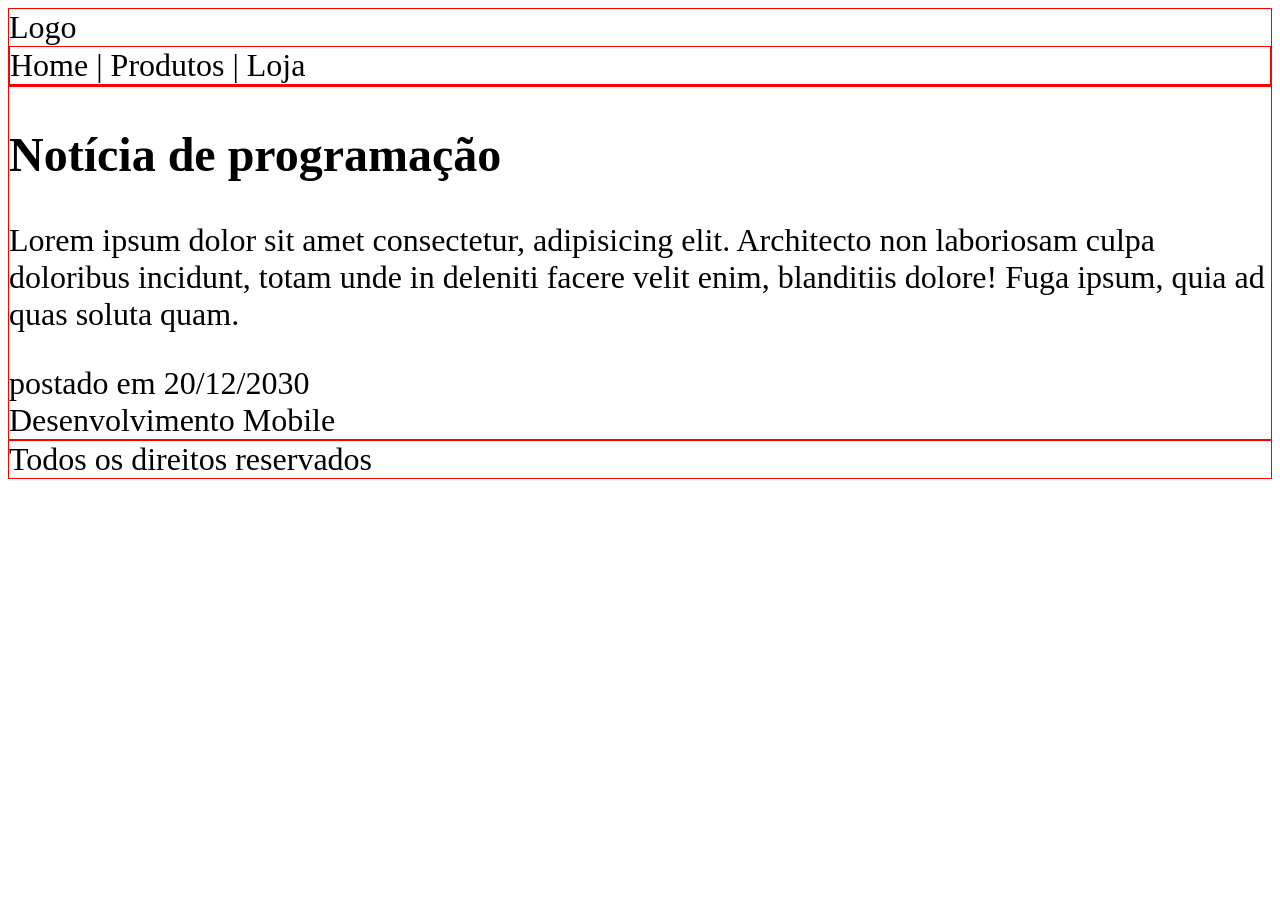
<file: index.html>
<!DOCTYPE html>
<html lang="en">
<head>
    <meta charset="UTF-8">
    <meta name="viewport" content="width=device-width, initial-scale=1.0">
    <title>Tags</title>
    <style> 

        body{
            font-size: 2rem;
        }

        header, main, nav, footer{
            border: 1px solid red;

        }

    </style>
</head>
<body>

    <!-- Article, Section, Aside e Time-->


    <header>
        Logo
        <nav>
        Home | Produtos | Loja
        </nav>
   </header>


    <main>
      <article>
            <h1>Notícia de programação</h1>
            <p>
            Lorem ipsum dolor sit amet consectetur, adipisicing elit. 
            Architecto non laboriosam culpa doloribus incidunt, 
            totam unde in deleniti facere velit enim, blanditiis dolore! 
            Fuga ipsum, quia ad quas soluta quam.
            </p>
            postado em <time>20/12/2030</time>
            <section>Desenvolvimento Mobile</section>
      
        </article>

    </main>

    <Footer>
        Todos os direitos reservados
    </Footer>
</body>
</html>
</file>
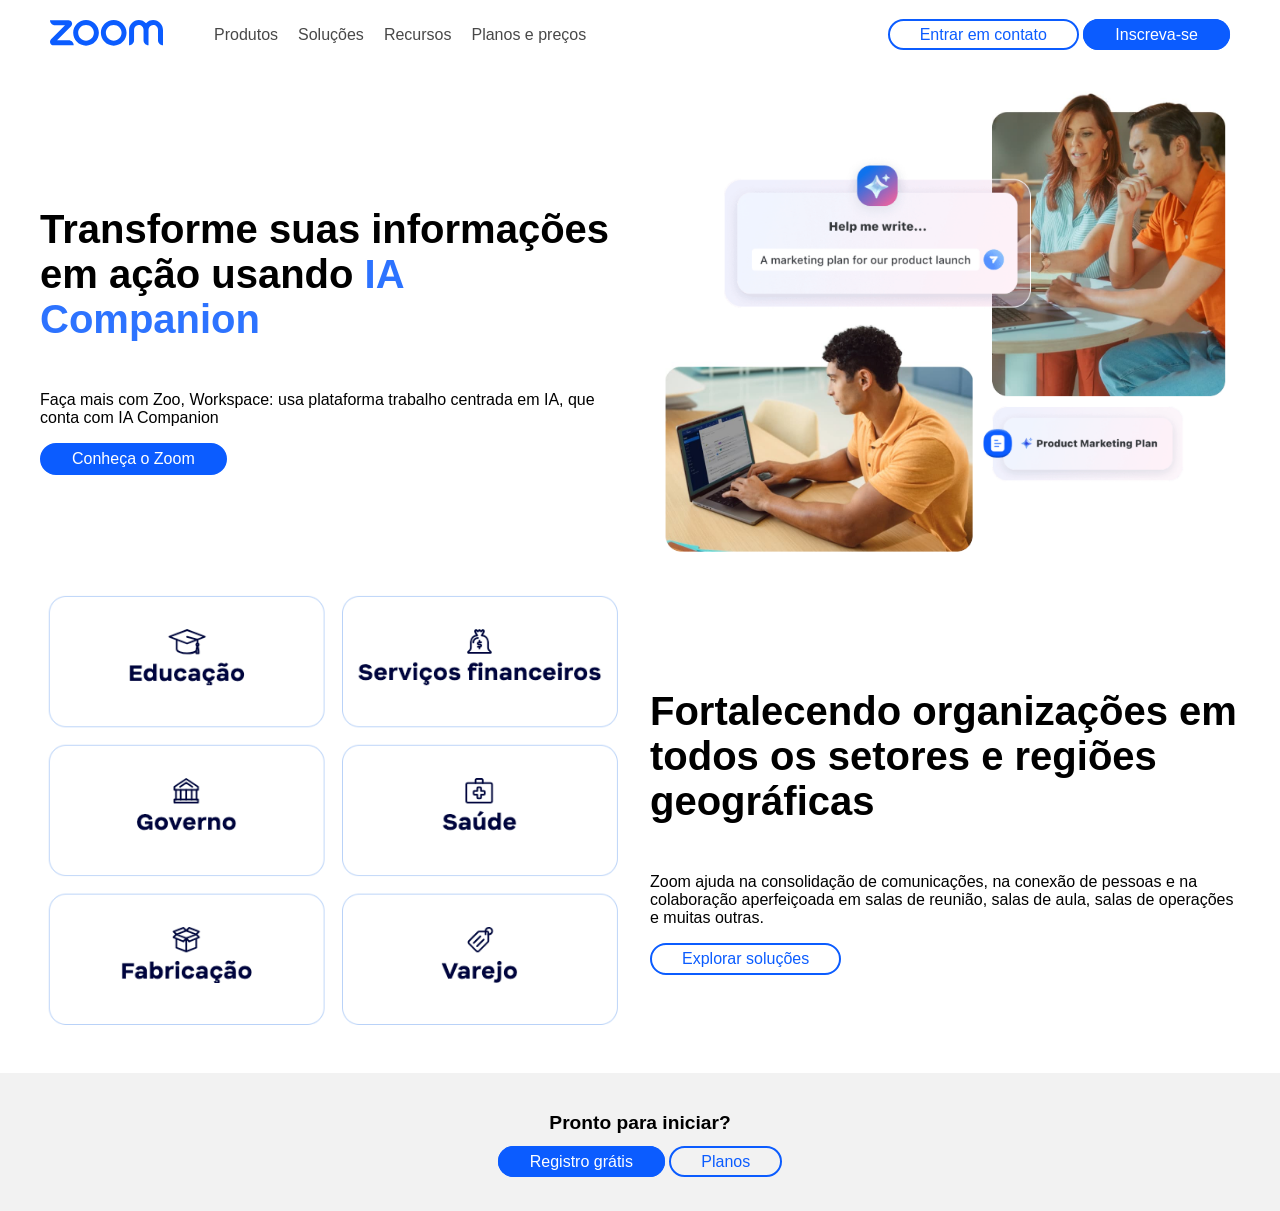
<file: grid/zoom/index.html>
<!DOCTYPE html>
<html lang="en">
<head>
    <meta charset="UTF-8">
    <meta name="viewport" content="width=device-width, initial-scale=1.0">
    <title>Zoom Menu</title>
    <link rel="stylesheet" href="estilo.css">
</head>
<body>
    
  <div class="container">

    <header>
        <a href="#">
            <img src="img/logo.svg" alt="Logo">
        </a>
    

        <nav>
            <ul>
                <li><a href="#">Produtos</a></li>
                <li><a href="#">Soluções</a></li>
                <li><a href="#">Recursos</a></li>
                <li><a href="#">Planos e preços</a></li>
            </ul>
             
        </nav>

        <div>
            <a class="botao" href="#">Entrar em contato</a>
            <a class="botao destaque" href="#">Inscreva-se</a>
        </div> 
    </header>


    <!-- Sessão Capa Conteúdos -->
     <section id="capa-conteudo">
        <h1>
            Transforme suas informações em ação usando 
            <span class="texto-destaque">IA Companion</span>
        </h1>
        <p>
            Faça mais com Zoo, Workspace: usa plataforma 
            trabalho centrada em IA, que conta com IA Companion
        </p>
        <a class="botao destaque" href="#">Conheça o Zoom</a>
     </section>
    <!-- Sessão Capa Imagem-->

     <section id="capa-imagem">
        <img src="img/capa.png" alt="capa imagem">
        
     </section>

    <!-- Sessão Organizações Imagem -->
     <section id="organizacao-imagem">
        <img src="img/organizacoes.png" alt="capa imagem">
        
     </section>

    <!-- Sessão Organizações Conteúdos -->
     <section id="organizacao-conteudo">
        <h1>
            Fortalecendo organizações em todos os setores e regiões geográficas
        </h1>
        <p>
            Zoom ajuda na consolidação de comunicações, 
            na conexão de pessoas e na colaboração aperfeiçoada em salas
            de reunião, salas de aula, salas de operações e muitas outras.
        </p>
        <a class="botao" href="#">Explorar soluções</a>
     </section>
    

  </div> <!--Fim div Container-->

  <!-- Sessão rodapé -->
  <footer>
    <h3>Pronto para iniciar?</h3>
    <a class="botao destaque" href="#">Registro grátis</a>
    <a class="botao" href="#">Planos</a>
  </footer>

</body>
</html>
</file>
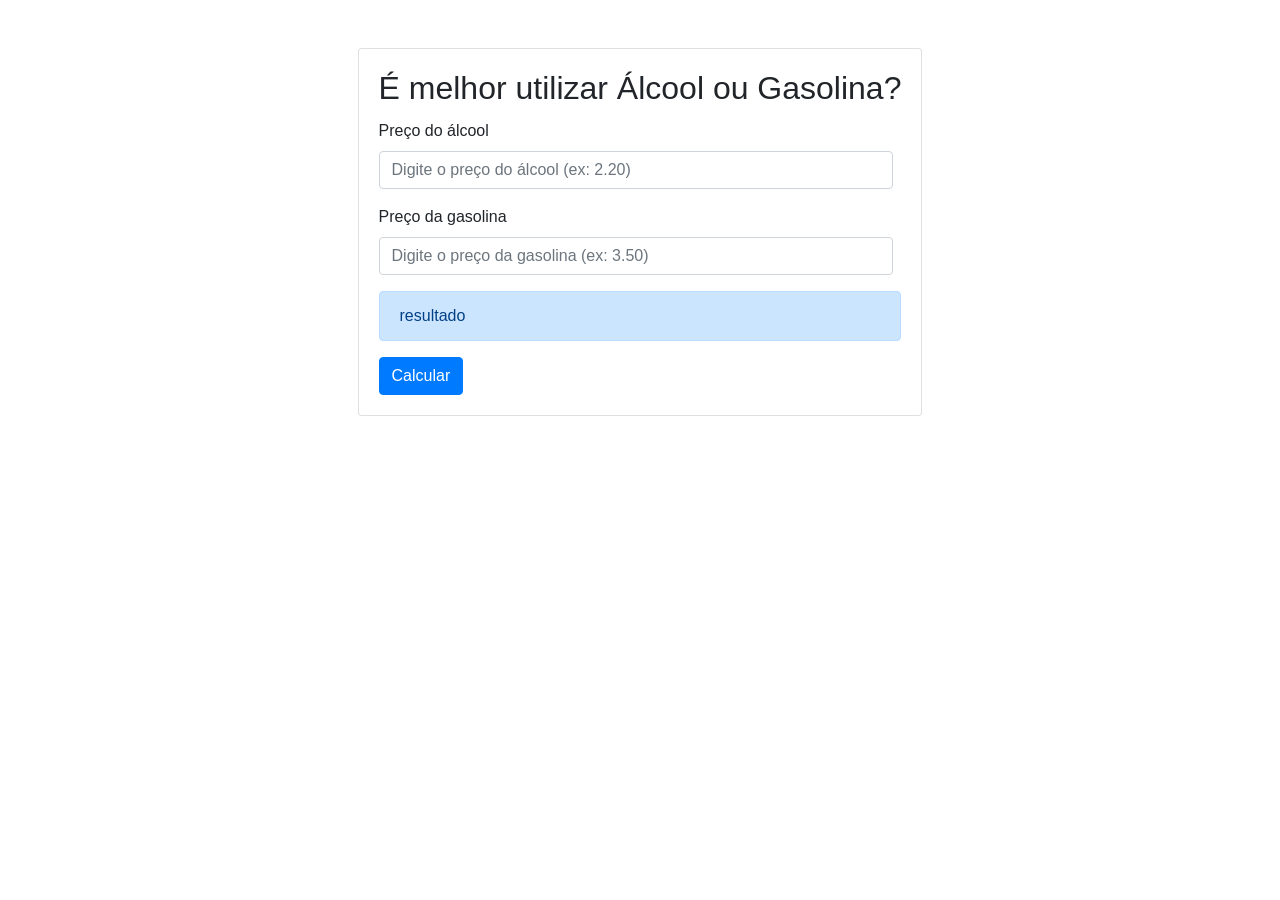
<file: JavaScript/alcool-gasolina/index.html>
<!DOCTYPE html>
<html lang="pt-br">
  <head>
    <meta charset="utf-8">
    <meta name="viewport" content="width=device-width, initial-scale=1, shrink-to-fit=no">

    <!-- Bootstrap CSS -->
    <link rel="stylesheet" href="https://stackpath.bootstrapcdn.com/bootstrap/4.5.2/css/bootstrap.min.css">

    <!-- Javascript -->
     <script type="text/Javascript" src="JS/script.js"></script>
    

    <title>Álcool ou Gasolina</title>

  </head>

  <body>
    
    <div class="container mt-5">
        <div class="row">
          <div class="col-md-12 d-flex justify-content-center">

            <div class="card">
              <div class="card-body">
                <h2 class="card-title">É melhor utilizar Álcool ou Gasolina?</h2>
                <form>

                  <div class="form-group mr-2">
                    <label for="alcool">Preço do álcool</label>
                    <input type="text" placeholder="Digite o preço do álcool (ex: 2.20)" 
                    class="form-control" id="alcool">
                  </div>

                  <div class="form-group mr-2">
                    <label for="alcool">Preço da gasolina</label>
                    <input type="text" placeholder="Digite o preço da gasolina (ex: 3.50)" 
                    class="form-control" id="gasolina">
                  </div>

                  <div class="alert alert-primary" id="resultado">resultado</div>

                  <button type="button" class="btn btn-primary"
                  onclick="calcularMelhorPreco()">Calcular</button>

                </form>
              </div>
            </div>

          </div>
        </div>
      </div>

  </body>

</html>
</file>
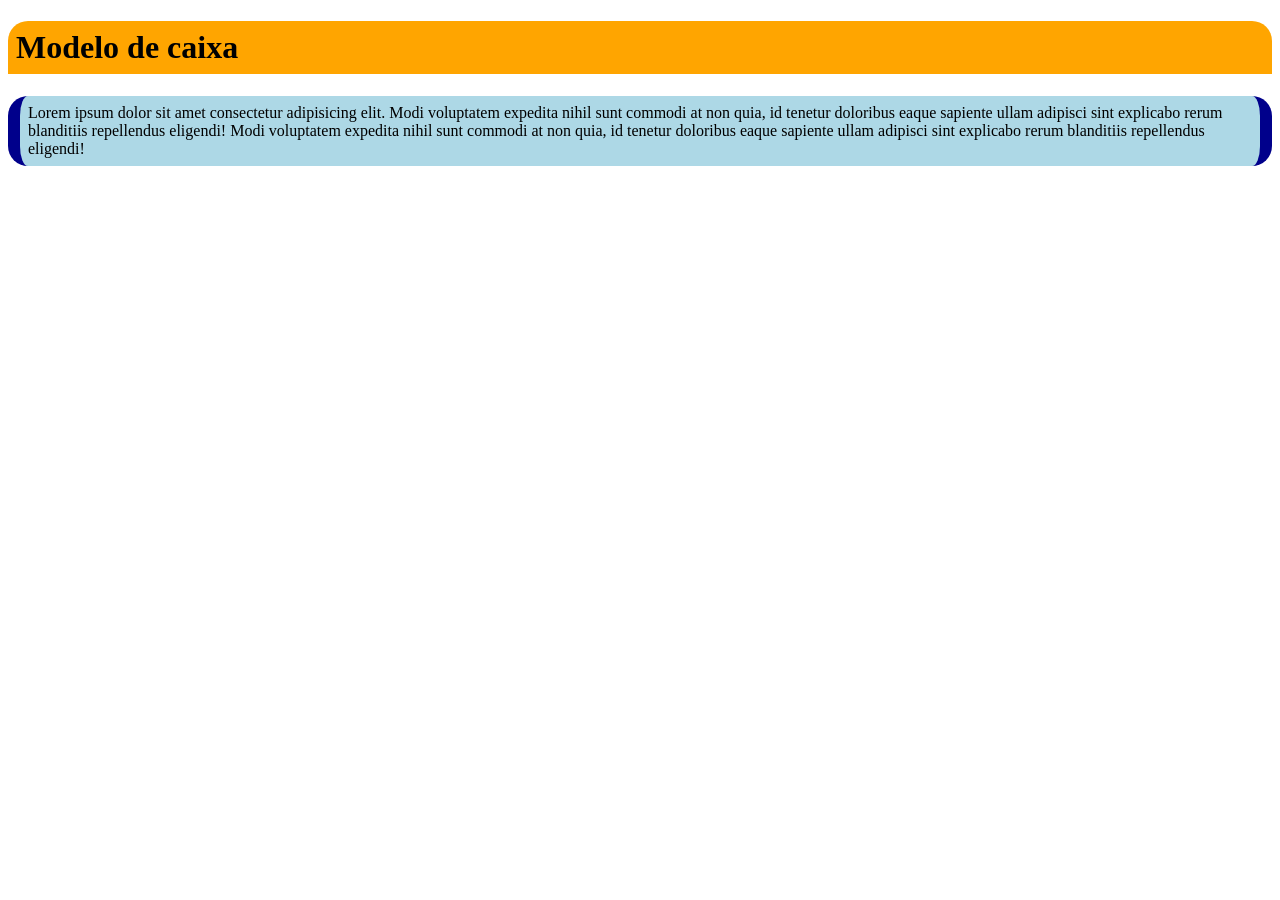
<file: bordas.html>
<!DOCTYPE html>
<html lang="en">
<head>
    <meta charset="UTF-8">
    <meta name="viewport" content="width=device-width, initial-scale=1.0">
    <title>bordas</title>

    
    <style>
    
    /*
    3 valores para a borda
    espessura: border-width
    cor: border-color
    estilo de borda: border-style
    */

    
        h1{
            /*
            border-width: 4px;
            border-color: purple;
            border-style: solid;
            
            
            border-width: 10px 20px 20px 20px;
            border-color: purple red green black;
            border-style: groove dotted dashed double;  
             

              border-width: 10px 20px;
            border-color: purple red;
            border-style: groove dotted;  
            
            
            border-bottom-bottomth: 10px; 
            border-bottom-color: purple;
            border-bottom-style: dotted;  
            

            border: 4px solid lightblue;
            border-radius: 10px;
            

            border: 10px solid rgb(29, 56, 64);
            border-top-left-radius: 10px;
            border-top-right-radius: 5px
            border-bottom-left-radius:2px
            border-bottom-right-radius:3px
            */

            background-color: orange;
            border-bottom: 4 dotted black;
            border-top-left-radius: 20px;
            border-top-right-radius: 20px;
            padding: 8px;
        }

        p{
            background-color: lightblue ;
            border-left:  12px solid darkblue;
            border-right: 12px solid darkblue;
            padding: 8px;
            border-radius: 20px
        }
        

       

    </style>
</head>

<body>
  
    

<h1>Modelo de caixa</h1>

<p>Lorem ipsum dolor sit amet consectetur adipisicing elit. 
    Modi voluptatem expedita nihil sunt commodi at non quia, id tenetur doloribus 
    eaque sapiente ullam adipisci sint explicabo rerum blanditiis repellendus eligendi!
    Modi voluptatem expedita nihil sunt commodi at non quia, id tenetur doloribus 
    eaque sapiente ullam adipisci sint explicabo rerum blanditiis repellendus eligendi!</p>


</body>
</html>
</file>
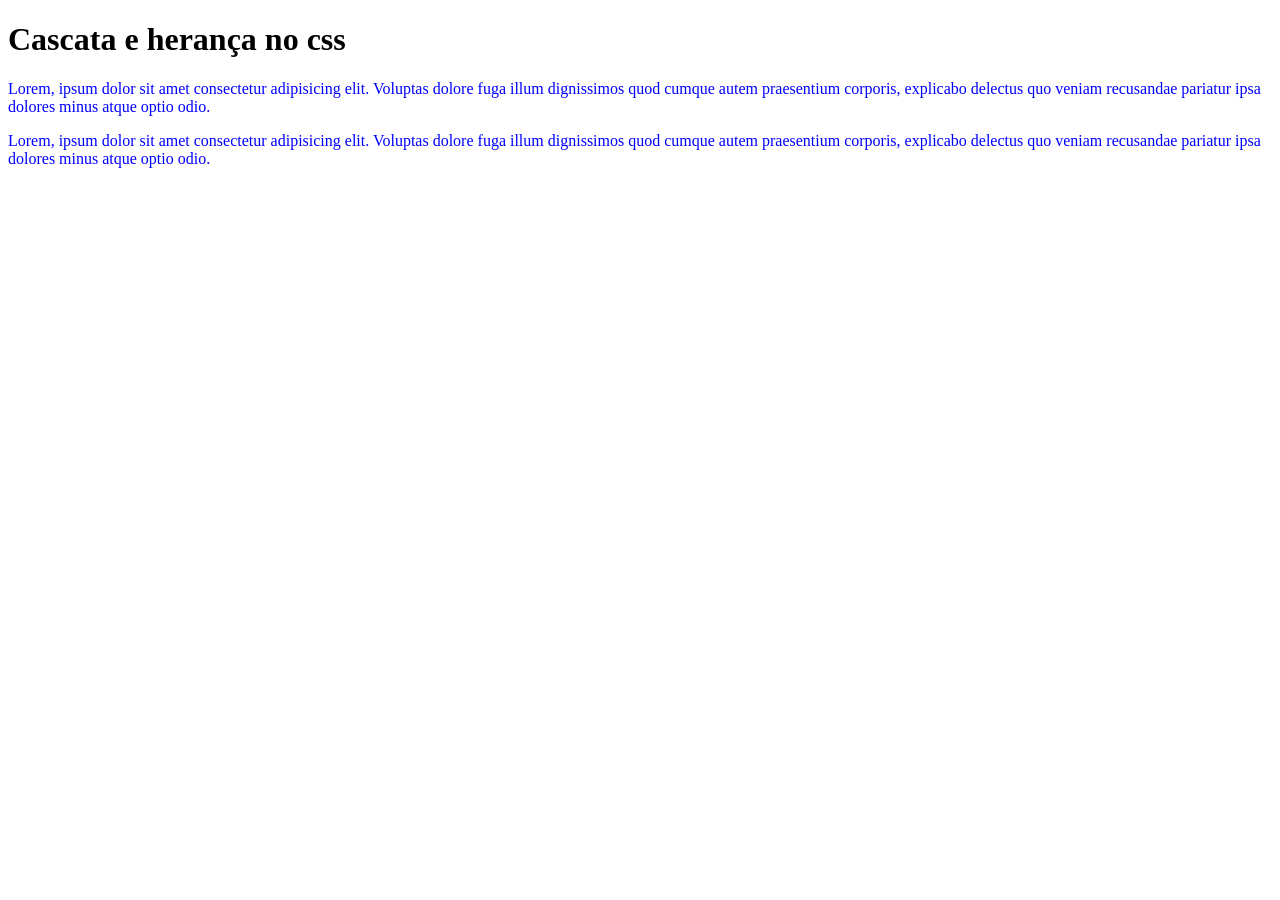
<file: cascata.html>
<!DOCTYPE html>
<html lang="en">
<head>
    <meta charset="UTF-8">
    <meta name="viewport" content="width=device-width, initial-scale=1.0">
    <title>Cascata e herança no css</title>
    <link rel="stylesheet" href="css/estilo.css">
</head>
<body>

    <h1>Cascata e herança no css</h1>
    <p>
        Lorem, ipsum dolor sit amet consectetur adipisicing elit. 
        Voluptas dolore fuga illum dignissimos quod cumque autem praesentium corporis, 
        explicabo delectus quo veniam recusandae pariatur ipsa dolores minus atque optio odio.
    </p>

     <p>
        Lorem, ipsum dolor sit amet consectetur adipisicing elit. 
        Voluptas dolore fuga illum dignissimos quod cumque autem praesentium corporis, 
        explicabo delectus quo veniam recusandae pariatur ipsa dolores minus atque optio odio.
    </p>
</body>
</html>
</file>
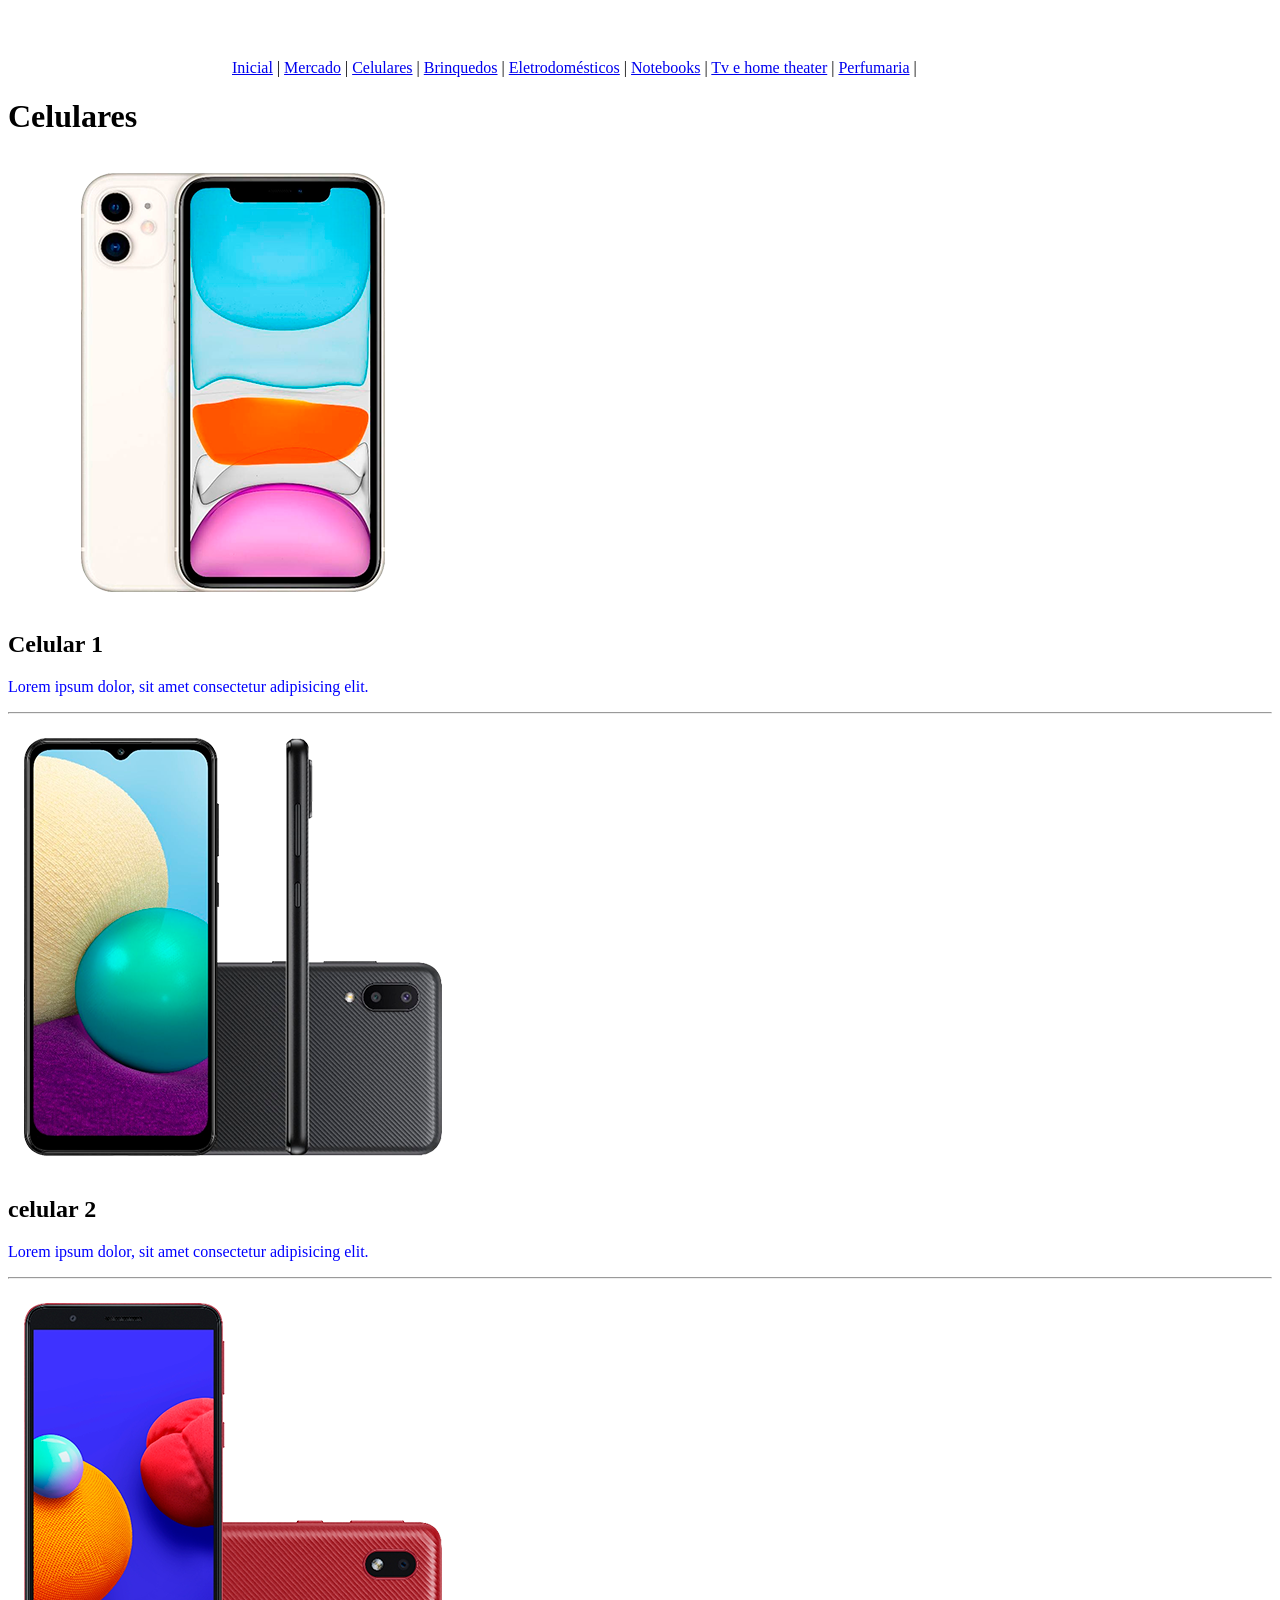
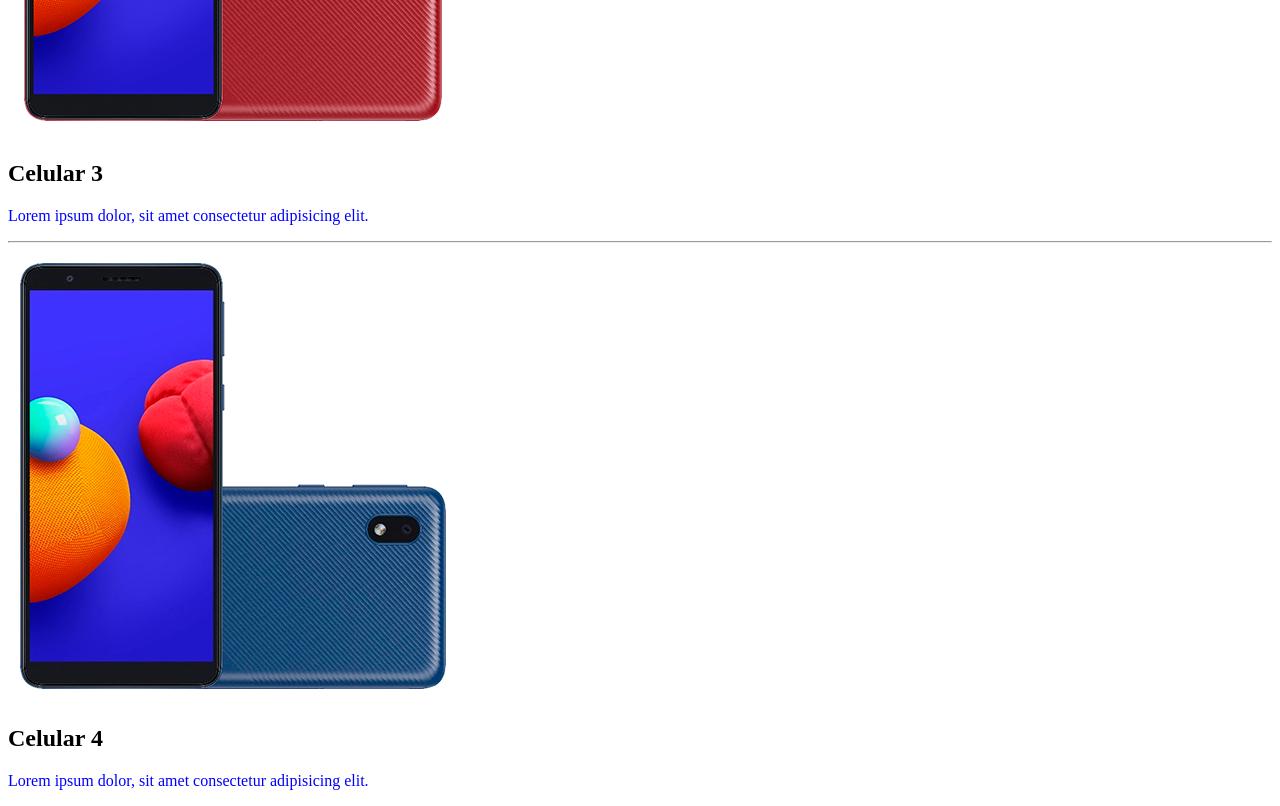
<file: celulares_americanas.html>
<!DOCTYPE html>
<html lang="en">
<head>
    <meta charset="UTF-8">
    <meta name="viewport" content="width=device-width, initial-scale=1.0">
    <title>Americanas - Pagina inicial</title>
    <link rel="stylesheet" href="css/estilo.css">

    <style>
      
    </style>
</head>
<body>
   
    <div id="topo">

        <img src="img/logo-americanas.png" alt="">
        
        <a href="index_americanas.html">Inicial</a> |
        <a href="mercado_americanas.html">Mercado</a> |
        <a href="celulares_americanas.html">Celulares</a> |
        <a href="brinquedo_americanas.html">Brinquedos</a> |
        <a href="index_americanas.html">Eletrodomésticos</a> |
        <a href="index_americanas.html">Notebooks</a> |
        <a href="index_americanas.html">Tv e home theater</a> |
        <a href="index_americanas.html">Perfumaria</a> |
        
    </div>

    <div>
        <h1>Celulares</h1>
    </div>

    <div class="destaque">
        <img src="img/celular1.png" alt="">
        <h2>Celular 1</h2>
        <p>Lorem ipsum dolor, sit amet consectetur adipisicing elit. </p>
    </div>

    <hr>

    <div class="destaque">
        <img src="img/celular2.png" alt="">
        <h2>celular 2</h2>
        <p>Lorem ipsum dolor, sit amet consectetur adipisicing elit. </p>
    </div>

    <hr>

     <div class="destaque">
        <img src="img/celular3.png">
        <h2>Celular 3</h2>
        <p>Lorem ipsum dolor, sit amet consectetur adipisicing elit. </p>
    </div>


  <hr>

     <div class="destaque">
        <img src="img/celular4.png" alt="">
        <h2>Celular 4</h2>
        <p>Lorem ipsum dolor, sit amet consectetur adipisicing elit. </p>
    </div>
</body>
</html>
</file>
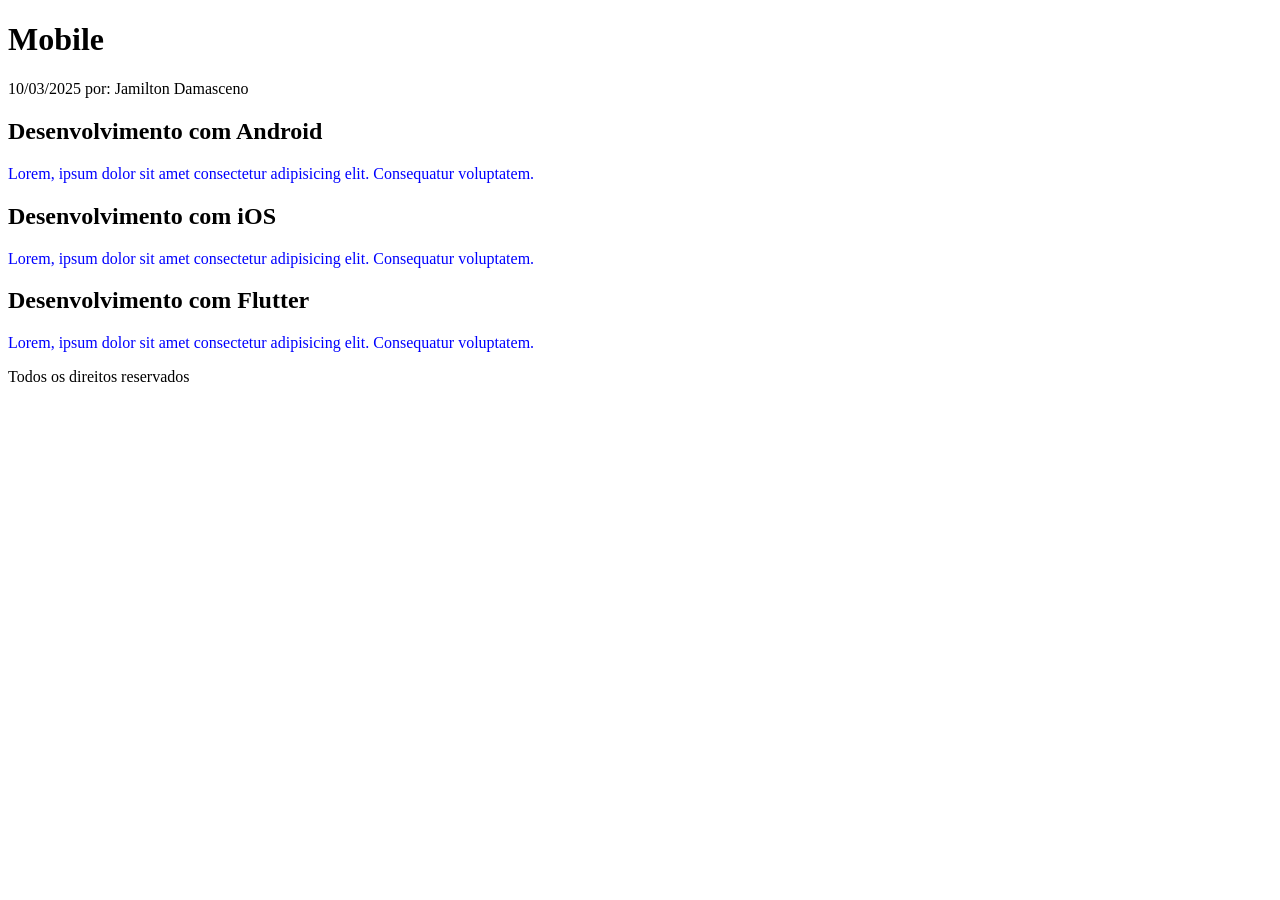
<file: class-id-exercicio.html>
<!DOCTYPE html>
<html lang="en">
<head>
    <meta charset="UTF-8">
    <meta name="viewport" content="width=device-width, initial-scale=1.0">
    <title>Document</title>
    <link rel="stylesheet" href="css/estilo.css">
</head>
<body>
    
    <div id="topo">
        <h1>Mobile</h1>

        <span>10/03/2025</span>
        <span>por: Jamilton Damasceno</span>
    </div>

    <div class="curso">
        <h2>Desenvolvimento com Android</h2>

        <p>Lorem, ipsum dolor sit amet consectetur adipisicing elit. Consequatur voluptatem.</p>

    </div>

    <div class="curso">
        <h2>Desenvolvimento com iOS</h2>

        <p>Lorem, ipsum dolor sit amet consectetur adipisicing elit. Consequatur voluptatem.</p>

    </div>    

    <div class="curso-destaque">
        <h2>Desenvolvimento com Flutter</h2>

        <p>Lorem, ipsum dolor sit amet consectetur adipisicing elit. Consequatur voluptatem.</p>

    </div>
    
    <div id="rodape">
       <span>Todos os direitos reservados</span>
    </div>
</body>
</html>
</file>
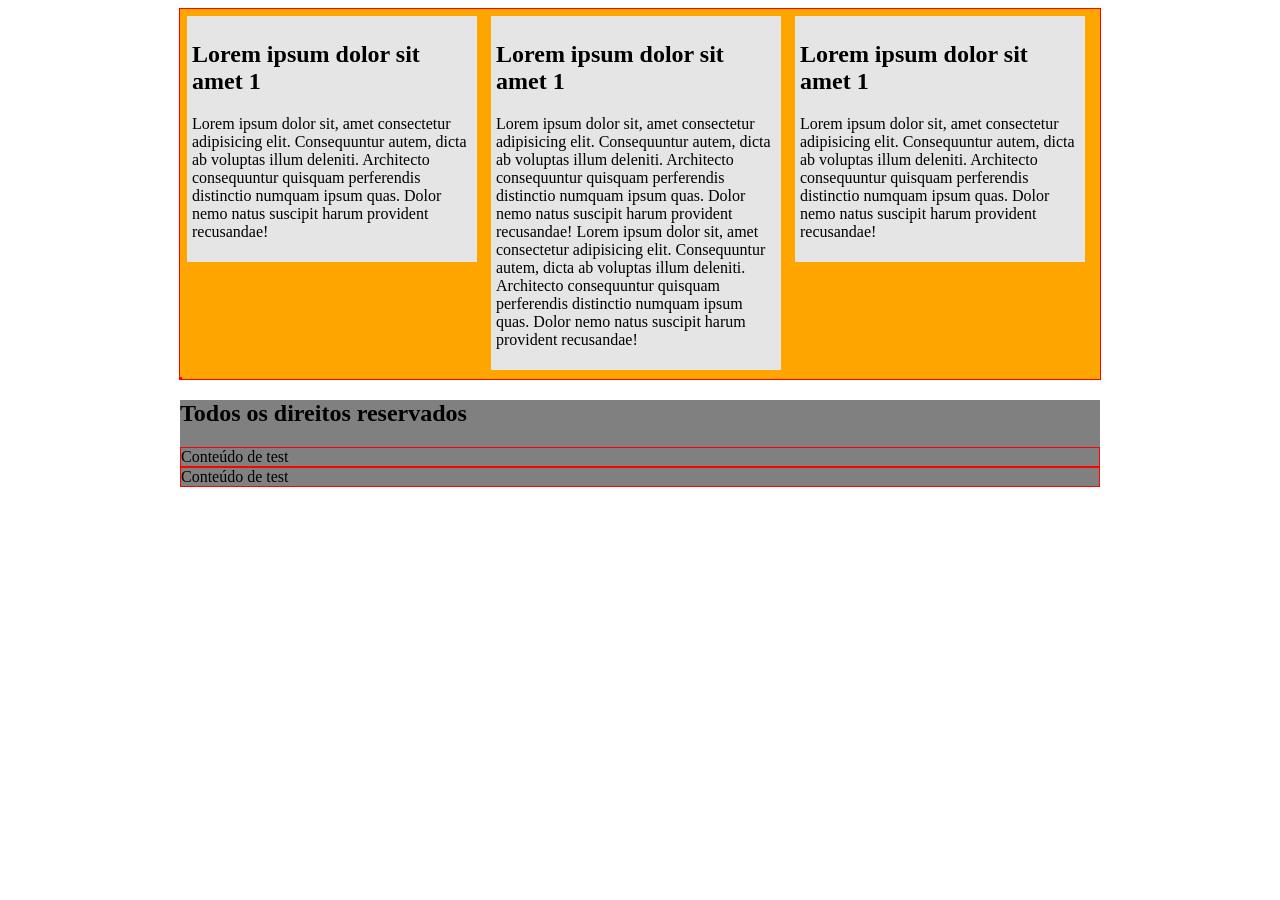
<file: clear.html>
<!DOCTYPE html>
<html lang="en">
<head>
    <meta charset="UTF-8">
    <meta name="viewport" content="width=device-width, initial-scale=1.0">
    <title>Clear</title>

    <style>
        #principal{
            width: 920px;
            margin: 0 auto;
             border: 1px solid red;
             background-color: orange;
        }
        
        #principal::after{
            content: "";
            clear: both;
            display: table;
            border: 1px solid red;
        }

        #rodape{
            width: 920px;
            margin: 0 auto;
            background-color: grey;
            color: black;
        }

        .noticia{
            background-color: #e5e5e5;
            padding: 5px;
            width: 280px;
            margin: 7px;
            float: left;
        }

        .item-galeria{
            border: 1px solid grey;
            padding: 0.5em;
            background-color: white;
            
            
        }

        .limpar{
            clear: both
            
        }

        
        
        span, h3{
            border: 1px solid red;
        }

        .mudar-disposicao{
            display: block;
        }

    </style>


</head>
<body>

    

    <div id="principal">
<!--
        <img class="item-galeria" src="img/celular1.png" alt="" style="float: left;" width="200">
         <img class="item-galeria" src="img/celular2.png" alt="" style="float: right;" width="300">
        <p>
            Lorem ipsum dolor sit, amet consectetur adipisicing elit. 
            Consequuntur autem, dicta ab voluptas illum deleniti. 
            Architecto consequuntur quisquam perferendis distinctio numquam ipsum quas. 
            Dolor nemo natus suscipit harum provident recusandae!
        </p>

        <p>
            Lorem ipsum dolor sit, amet consectetur adipisicing elit. 
            Consequuntur autem, dicta ab voluptas illum deleniti. 
            Architecto consequuntur quisquam perferendis distinctio numquam ipsum quas. 
            Dolor nemo natus suscipit harum provident recusandae!
        </p>

        <p class="limpar">
            Lorem ipsum dolor sit, amet consectetur adipisicing elit. 
            Consequuntur autem, dicta ab voluptas illum deleniti. 
            Architecto consequuntur quisquam perferendis distinctio numquam ipsum quas. 
            Dolor nemo natus suscipit harum provident recusandae!
        </p>
    -->
        

        <div class="noticia">
        <h2>Lorem ipsum dolor sit amet 1</h2>
        <p>
            Lorem ipsum dolor sit, amet consectetur adipisicing elit. 
            Consequuntur autem, dicta ab voluptas illum deleniti. 
            Architecto consequuntur quisquam perferendis distinctio numquam ipsum quas. 
            Dolor nemo natus suscipit harum provident recusandae!
        </p>
        </div>

        <div class="noticia">
        <h2>Lorem ipsum dolor sit amet 1</h2>
        <p>
            Lorem ipsum dolor sit, amet consectetur adipisicing elit. 
            Consequuntur autem, dicta ab voluptas illum deleniti. 
            Architecto consequuntur quisquam perferendis distinctio numquam ipsum quas. 
            Dolor nemo natus suscipit harum provident recusandae!

            Lorem ipsum dolor sit, amet consectetur adipisicing elit. 
            Consequuntur autem, dicta ab voluptas illum deleniti. 
            Architecto consequuntur quisquam perferendis distinctio numquam ipsum quas. 
            Dolor nemo natus suscipit harum provident recusandae!
        </p>
        </div>

        <div class="noticia">
        <h2>Lorem ipsum dolor sit amet 1</h2>
        <p>
            Lorem ipsum dolor sit, amet consectetur adipisicing elit. 
            Consequuntur autem, dicta ab voluptas illum deleniti. 
            Architecto consequuntur quisquam perferendis distinctio numquam ipsum quas. 
            Dolor nemo natus suscipit harum provident recusandae!
        </p>
        </div>

        <p class="limpar"></p>

    </div>

        <div id="rodape">
            <h2 class="mudar-disposicao">Todos os direitos reservados</h2>
            <span class="mudar-disposicao">Conteúdo de test</span>
            <span class="mudar-disposicao">Conteúdo de test</span>
        </div>
   


</body>
</html>
</file>
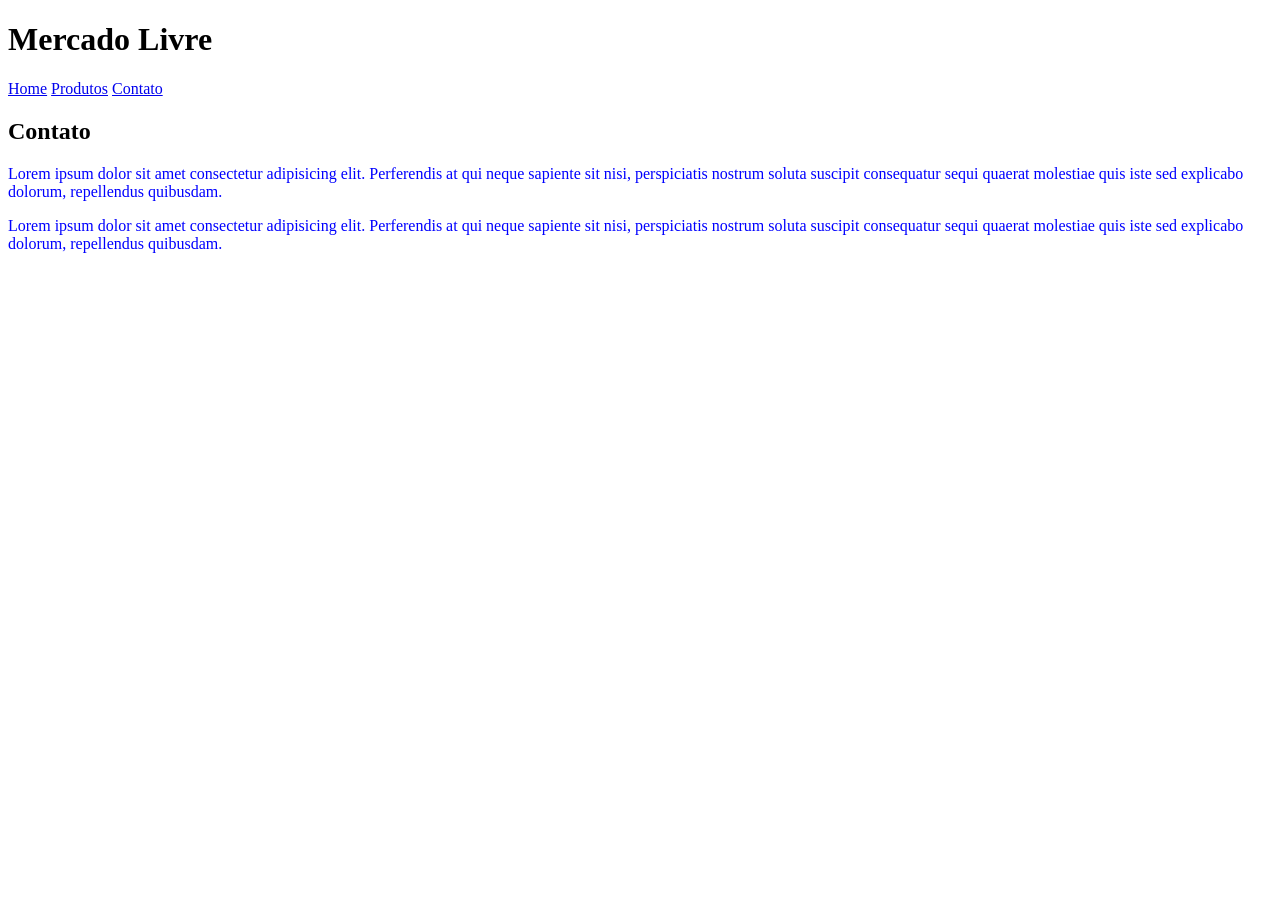
<file: contato.html>
<!DOCTYPE html>
<html lang="en">
<head>
    <meta charset="UTF-8">
    <meta name="viewport" content="width=device-width, initial-scale=1.0">
    <title>Contato</title>
    <link rel="stylesheet" href="css/estilo.css">
    

    <!--
        Inline CSS (CSS na linha)
        Internal CSS (CSS Interna)
        External CSS (CSS Externa)
    -->

</head>
<body>

    <h1>Mercado Livre</h1>
    <a href="index.html">Home</a>
    <a href="produtos.html">Produtos</a>
    <a href="contato.html">Contato</a>


    <h2>Contato</h2>

    <p>
        Lorem ipsum dolor sit amet consectetur adipisicing elit. 
        Perferendis at qui neque sapiente sit nisi, perspiciatis nostrum 
        soluta suscipit consequatur sequi quaerat molestiae quis iste sed 
        explicabo dolorum, repellendus quibusdam.
    </p>

        <p>
        Lorem ipsum dolor sit amet consectetur adipisicing elit. 
        Perferendis at qui neque sapiente sit nisi, perspiciatis nostrum 
        soluta suscipit consequatur sequi quaerat molestiae quis iste sed 
        explicabo dolorum, repellendus quibusdam.
    </p>
</body>
</html>
</file>
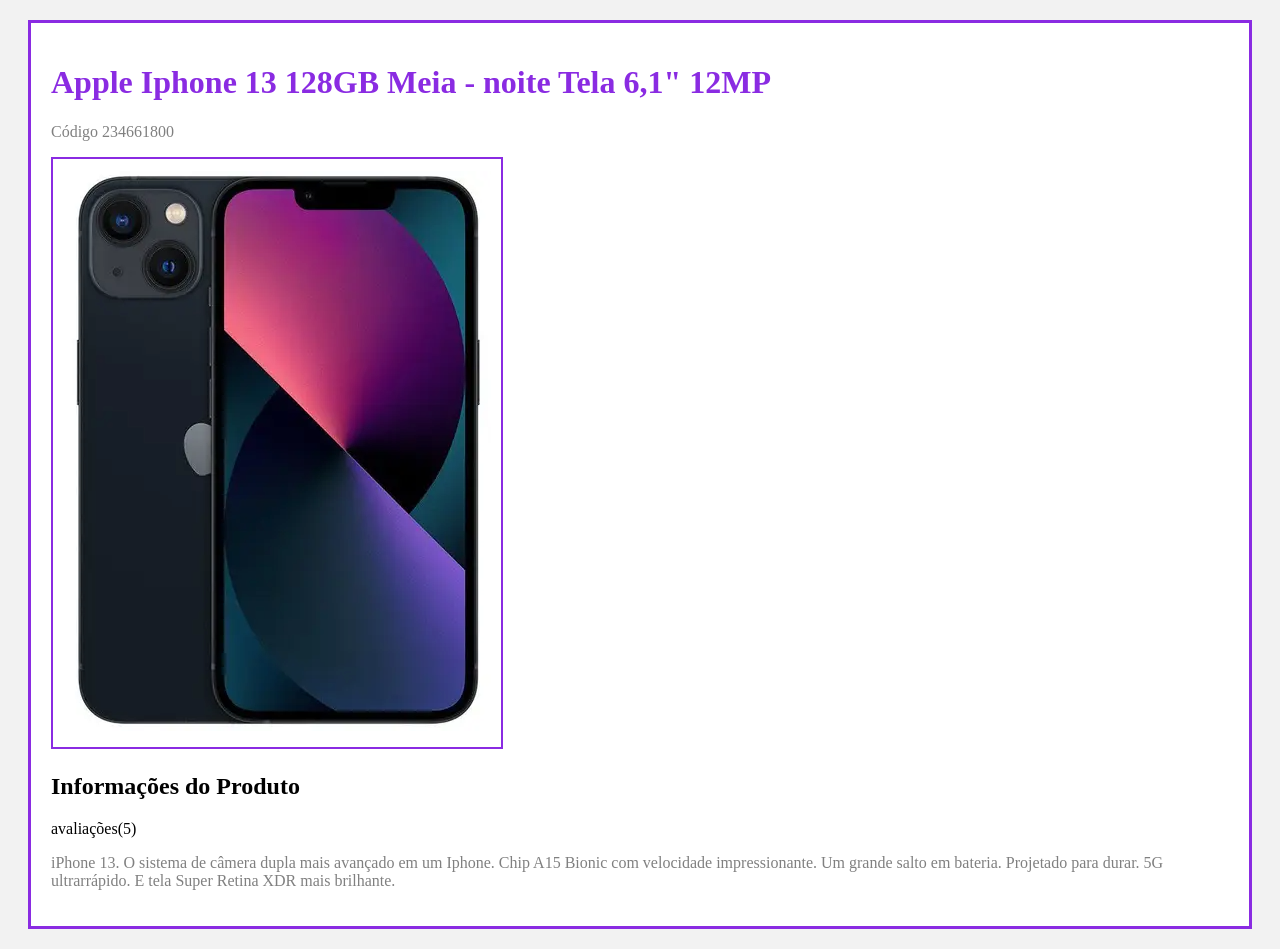
<file: detalhes_loja_virtual.html>
<!DOCTYPE html>
<html lang="en">
<head>
    <meta charset="UTF-8">
    <meta name="viewport" content="width=device-width, initial-scale=1.0">
    <title>Document</title>

    <style>

        body{
            background: #f2f2f2;
        }

        div{
            background: white;
            margin: 20px;
            padding: 20px;
            border: 3px solid blueviolet;
        }
        
        h1{
            color: blueviolet;
        }

        p{
            color: gray;
        }
           
        img{
            border: 2px solid blueviolet;
            padding: 10px;
            
        }
        
        
        



    </style>
</head>
<body>
    
  

    <div>   
    
        <h1>Apple Iphone 13 128GB Meia - noite Tela 6,1" 12MP</h1>
    
        <p>Código 234661800</p>
     
      <img src="img/iphone.png" alt="">  

    
        <h2>Informações do Produto</h2>
    
        <span>avaliações(5)</span>
  
        <p> iPhone 13. O sistema de câmera dupla mais avançado em um Iphone. 
            Chip A15 Bionic com velocidade impressionante. Um grande salto em bateria. 
            Projetado para durar. 5G ultrarrápido. E tela Super Retina XDR mais brilhante.</p>
        </div>
</body>
</html>
</file>
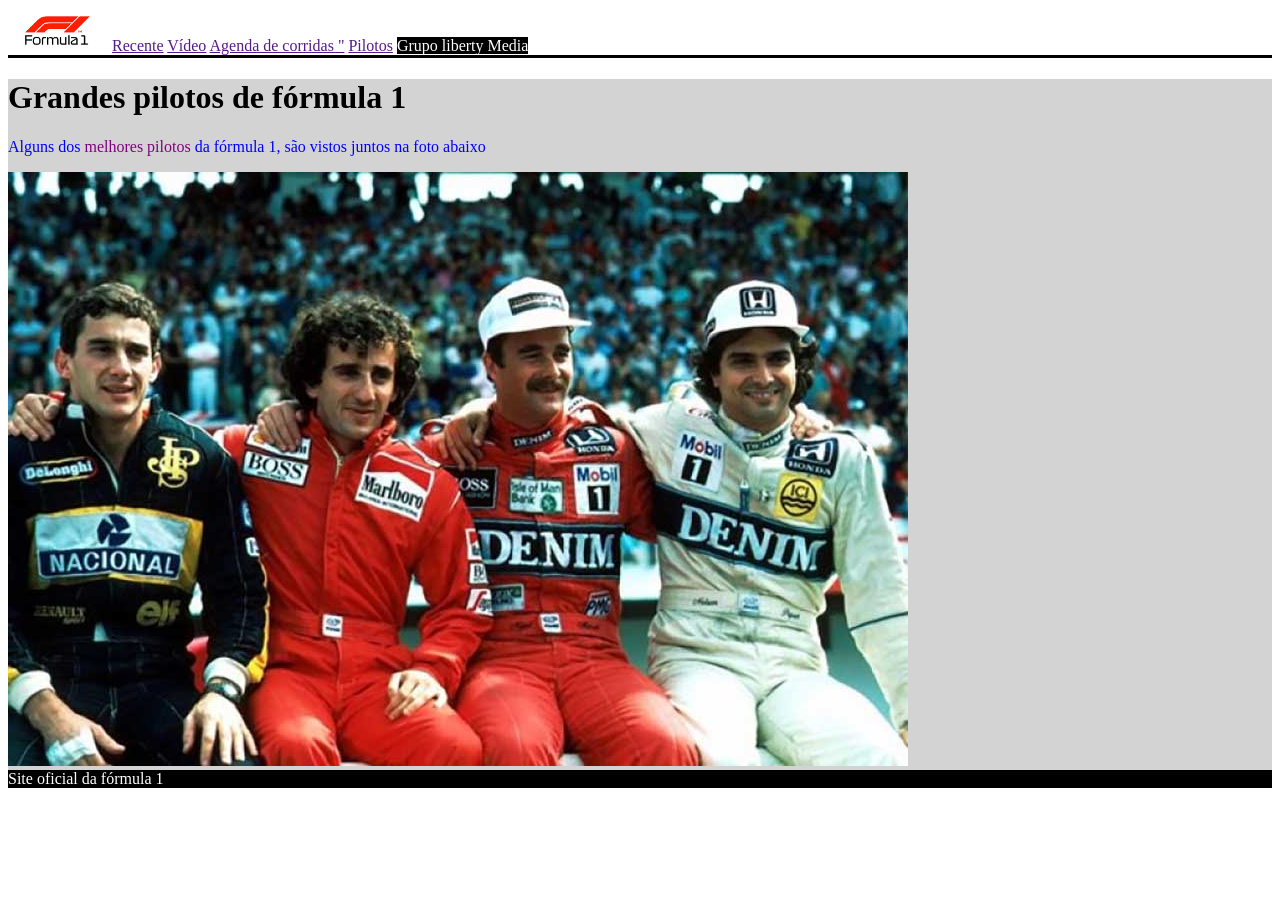
<file: div.html>
<!DOCTYPE html>
<html lang="en">
<head>
    <meta charset="UTF-8">
    <meta name="viewport" content="width=device-width, initial-scale=1.0">
    <title>Document</title>
    
    <link rel="stylesheet" href="css/estilo.css">

</head>
<body>
    
<div style="border-bottom: 3px solid black;"> 
    <img src="img/logo-f1.png" alt="logof1" width="100">
    <a href="">Recente</a>
    <a href="">Vídeo</a>
    <a href="">Agenda de corridas "</a>
    <a href="">Pilotos</a>
    <span style="color: white; background-color: black;">Grupo liberty Media</span>

</div>

<div style="background-color: lightgray;">
<h1>Grandes pilotos de fórmula 1</h1>

<p>Alguns dos <span style="color: purple;">melhores pilotos</span> da fórmula 1, 
    são vistos juntos na foto abaixo</p>

    <img src="img/pilotos.jpeg" alt="pilotos">

    <div style="background-color: black; color: white;">
        Site oficial da fórmula 1
    </div>
</div>
</body>
</html>
</file>
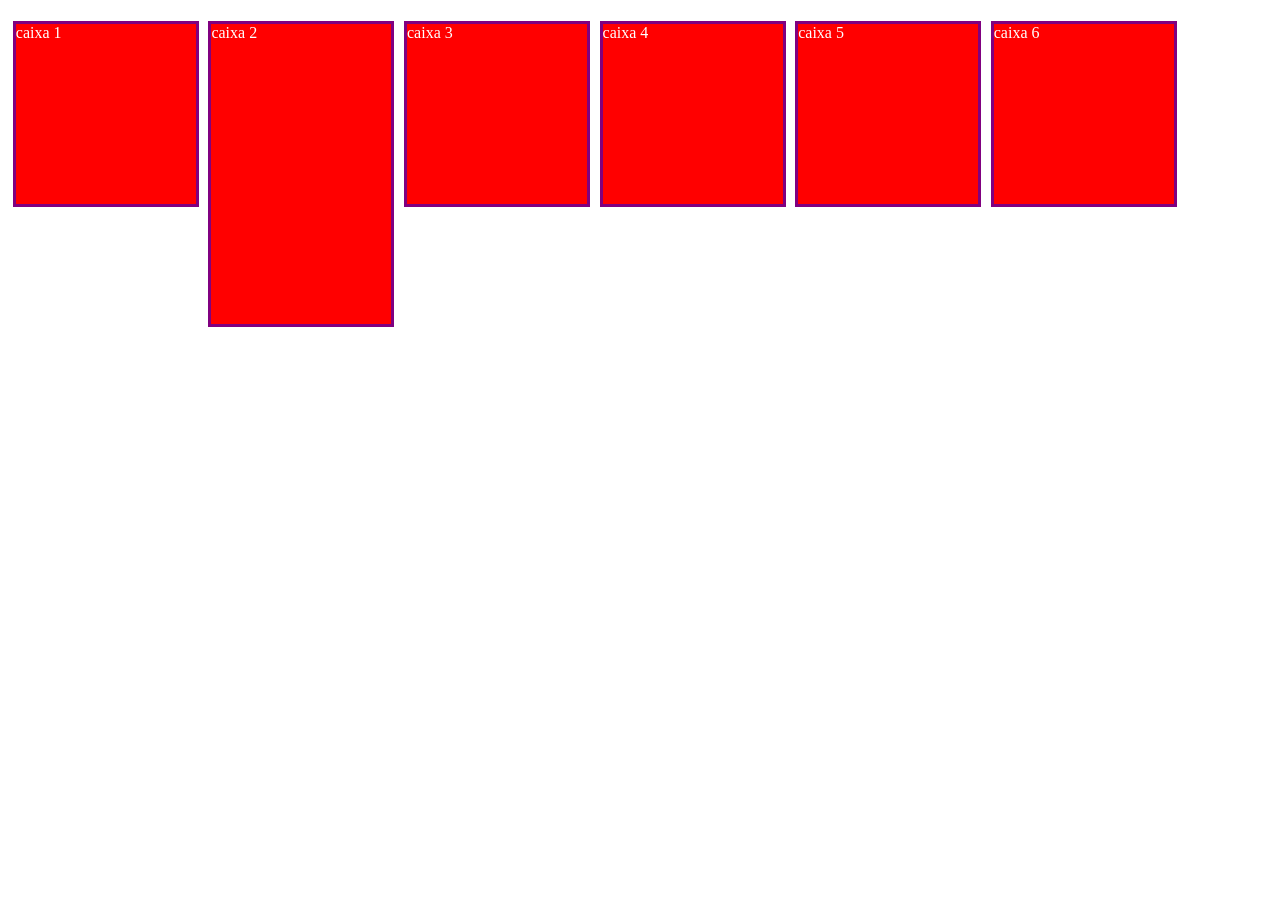
<file: elementos-flutuantes.html>
<!DOCTYPE html>
<html lang="en">
<head>
    <meta charset="UTF-8">
    <meta name="viewport" content="width=device-width, initial-scale=1.0">
    <title>Elementos flutuantes</title>

    <style>
        /*
        p{
            border: 1px solid red;
            background-color: lightgreen;
            
        }

        img{
            border: 1px solid blue;
            float: left;
            
            position: absolute;
            top: 30px;
            left: 30px;
        }*/

        body{
           
        }
        .caixa{
            background-color: red;
            color: white;
            width: 180px;
            height: 180px;
            border: 3px solid purple;
            margin:  0.3em;
        }

        .esquerda{
            float: left;
            /*background-color: blue;
             width: 100px;
            height: 100px;*/
        }

        .direita{
            float: left;
        }

        .meio{
            float: left;
        }
    </style>
</head>
<body>


    <p>
        
    </p>

    <div class="caixa esquerda">
        caixa 1
    </div>

    
     <div class="caixa esquerda" style="height: 300px;">
        caixa 2
    </div>
    

     <div class="caixa esquerda">
        caixa 3
    </div>

    <div class="caixa esquerda">
        caixa 4
    </div>

    <div class="caixa esquerda">
        caixa 5
    </div>
    <div class="caixa esquerda">
        caixa 6
    </div>


    <!--    <img src="img/celular1.png" width="200" alt="">


    <p>
        Lorem ipsum dolor sit amet consectetur, adipisicing elit. 
        Recusandae cum hic quisquam. Dolorem pariatur nam nobis aliquid optio ullam ipsa mollitia, 
        doloribus ut facere, modi perferendis assumenda eveniet expedita molestiae?
    </p>

    <p>
        Lorem ipsum dolor sit amet consectetur, adipisicing elit. 
        Recusandae cum hic quisquam. Dolorem pariatur nam nobis aliquid optio ullam ipsa mollitia, 
        doloribus ut facere, modi perferendis assumenda eveniet expedita molestiae?
    </p>

    <p>
        Lorem ipsum dolor sit amet consectetur, adipisicing elit. 
        Recusandae cum hic quisquam. Dolorem pariatur nam nobis aliquid optio ullam ipsa mollitia, 
        doloribus ut facere, modi perferendis assumenda eveniet expedita molestiae?
    </p>

    <p>
        Lorem ipsum dolor sit amet consectetur, adipisicing elit. 
        Recusandae cum hic quisquam. Dolorem pariatur nam nobis aliquid optio ullam ipsa mollitia, 
        doloribus ut facere, modi perferendis assumenda eveniet expedita molestiae?
    </p>

    <p>
        Lorem ipsum dolor sit amet consectetur, adipisicing elit. 
        Recusandae cum hic quisquam. Dolorem pariatur nam nobis aliquid optio ullam ipsa mollitia, 
        doloribus ut facere, modi perferendis assumenda eveniet expedita molestiae?
    </p>
    -->

</body>
</html>
</file>
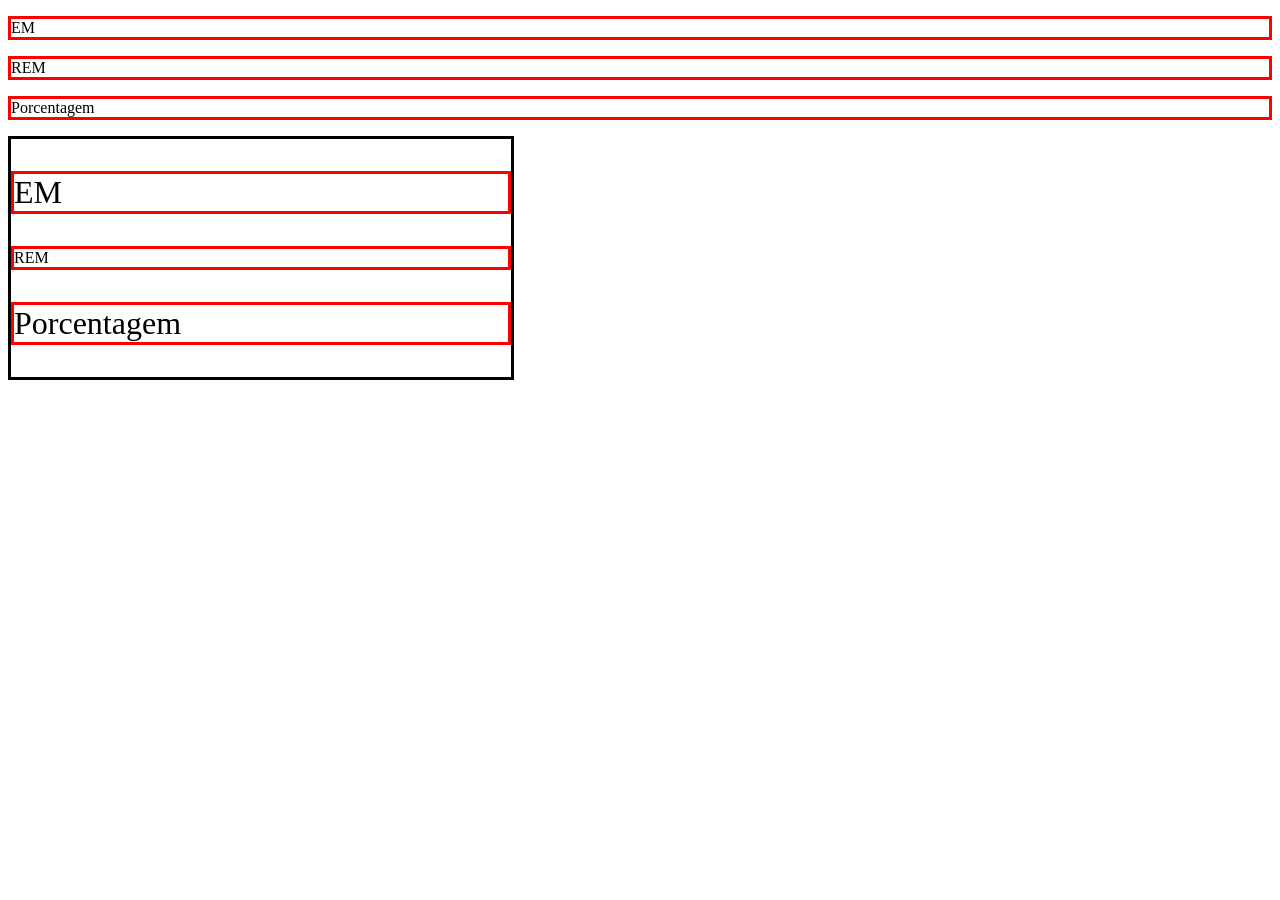
<file: em-rem.html>
<!DOCTYPE html>
<html lang="en">
<head>
    <meta charset="UTF-8">
    <meta name="viewport" content="width=device-width, initial-scale=1.0">
    <title>EM e REM</title>

    <style>
        /*
        body{
            font-size: 32px;
        }
        */

        p{
            font-size: 1em;
        }


        .caixa-pequena{
            border: 3px solid red;
            font-size: 32px;
        }

         .caixa-grande{
            border: 3px solid red;
            font-size: 64px;
        }

        .um-em{
            font-size: 1em;
        }

        .dois-em{
            font-size: 2em;
        }

        .tres-em{
            font-size: 3em;
        }

        .em{
            border: 3px solid red;
            font-size: 1em;
        }

        .rem{
            border: 3px solid red;
            font-size: 1rem;
        }

        .porcentagem{
            border: 3px solid red;
            font-size: 100%
        }

        #area{
                border: 3px solid black;
                width: 500px;
                font-size: 32px;
        }

    </style>

</head>
<body>


    <p class="em">EM</p>
    <p class="rem">REM</p>
    <p class="porcentagem">Porcentagem</p>

    <div id="area"">

    <p class="em">EM</p>
    <p class="rem">REM</p>
    <p class="porcentagem">Porcentagem</p>


    </div>

<!--
    <p class="tres-em">Destaque</p>
    <p class="um-em">menor</p>
    <p class="dois-em">médio</p>




    <div class="caixa-pequena">
         <p>Jamilton</p>
        Jamilton

    </div>

<hr>

    <div class="caixa-grande">
         <p>Jamilton</p>
        Jamilton

    </div>
-->

</body>
</html>
</file>
<file: grid/zoom/estilo.css>
.container{
    max-width: 1200px;
    margin: 0 auto;
    display: grid;
    grid-template-columns: 1fr 1fr;
    grid-template-areas: 
    ' cabecalho cabecalho'
    'capa-conteudo capa-imagem'
    ' organizacao-imagem organizacao-conteudo';
    row-gap: 20px;
    column-gap: 20px;
    padding: 10px;
}



/*flex container*/
header{
    grid-area: cabecalho;
    display: flex;
    align-items: center;
    padding: 0 10px;
    
}

section#capa-conteudo{
    grid-area: capa-conteudo;
   
    display: flex;
    flex-direction: column;
    justify-content: center;
}

section#capa-imagem{
    grid-area: capa-imagem;
   
}


section#organizacao-imagem{
    grid-area: organizacao-imagem;
    
}

section#capa-imagem > img, section#organizacao-imagem > img{
    max-width: 100%;

}

section#organizacao-conteudo{
    grid-area: organizacao-conteudo;
   
     display: flex;
    flex-direction: column;
    justify-content: center;
}

footer{
    background: #f2f2f2;
    padding-top: 20px;
    padding-bottom: 40px;
    text-align: center;
    margin-top: 20px;
}

/*flex container*/
nav{
    flex-grow: 1;
}

nav ul{
    display: flex;
    list-style: none;

}

ul a:link, ul a:visited{
    padding: 10px;
    text-decoration: none;
    color: #484848;
}

ul a:hover{
    color: #0b5cff;
}


.botao{
    text-decoration: none;
    color: #0b5cff;
    border: 2px solid #0b5cff;
    border-radius: 25px;
    padding: 5px 30px;
    align-self: flex-start;
}


.botao:hover{
    background: #d2e1ff;
}


.botao.destaque{
    background: #0b5cff;
    color: white;
}

.botao.destaque:hover{
    background: #2a71ff;
}

/* Tipogragia */
    body{
        margin: 0;
        font-family: 'Trebuchet MS', 'Lucida Sans Unicode', 
        'Lucida Grande', 'Lucida Sans', Arial, sans-serif;
    }

    h1{
        font-size: 2.5rem;
        
    }

    h2{
        font-size: 1.8rem;
    }

    h3{
        font-size: 1.2rem;
    }

    .texto-destaque{
        color: #2d73ff ;
    }

    @media(max-width: 768px){
    .container{
    grid-template-columns: 1fr;
    grid-template-areas: 
    'cabecalho' 
    'capa-conteudo'
    'capa-imagem'
    'organizacao-conteudo'
    'organizacao-imagem'
   
}
header{
    margin-top: 20px;
    flex-direction: column;
    align-items: center;
}
h1{
    font-size: 1.8rem;
}
}
</file>
<file: css/estilo.css>
p{
    color: red;
}

p{
    color: blue;
}







/*
#topo{
    
    background-color: yellow;
}

#rodapé{
    border: 2px solid grey;
   
}

.curso{
    background-color: lightgrey;
}

.curso-destaque{
    background-color: darkorange;
}




#topo{
    background-color: red;
}


#promocao{
    background-color: grey;
}

.destaque{
    background-color: orange;
}









h2{
    color: blue;
}

a{color: green;}

p{color: slateblue
}

li{
    border: solid 1px blue; background-color:lightblue
}

table{
    border: solid 5px darkred; background-color: orange;
}

td{
    border: solid 5px black; 
}
    */
</file>
